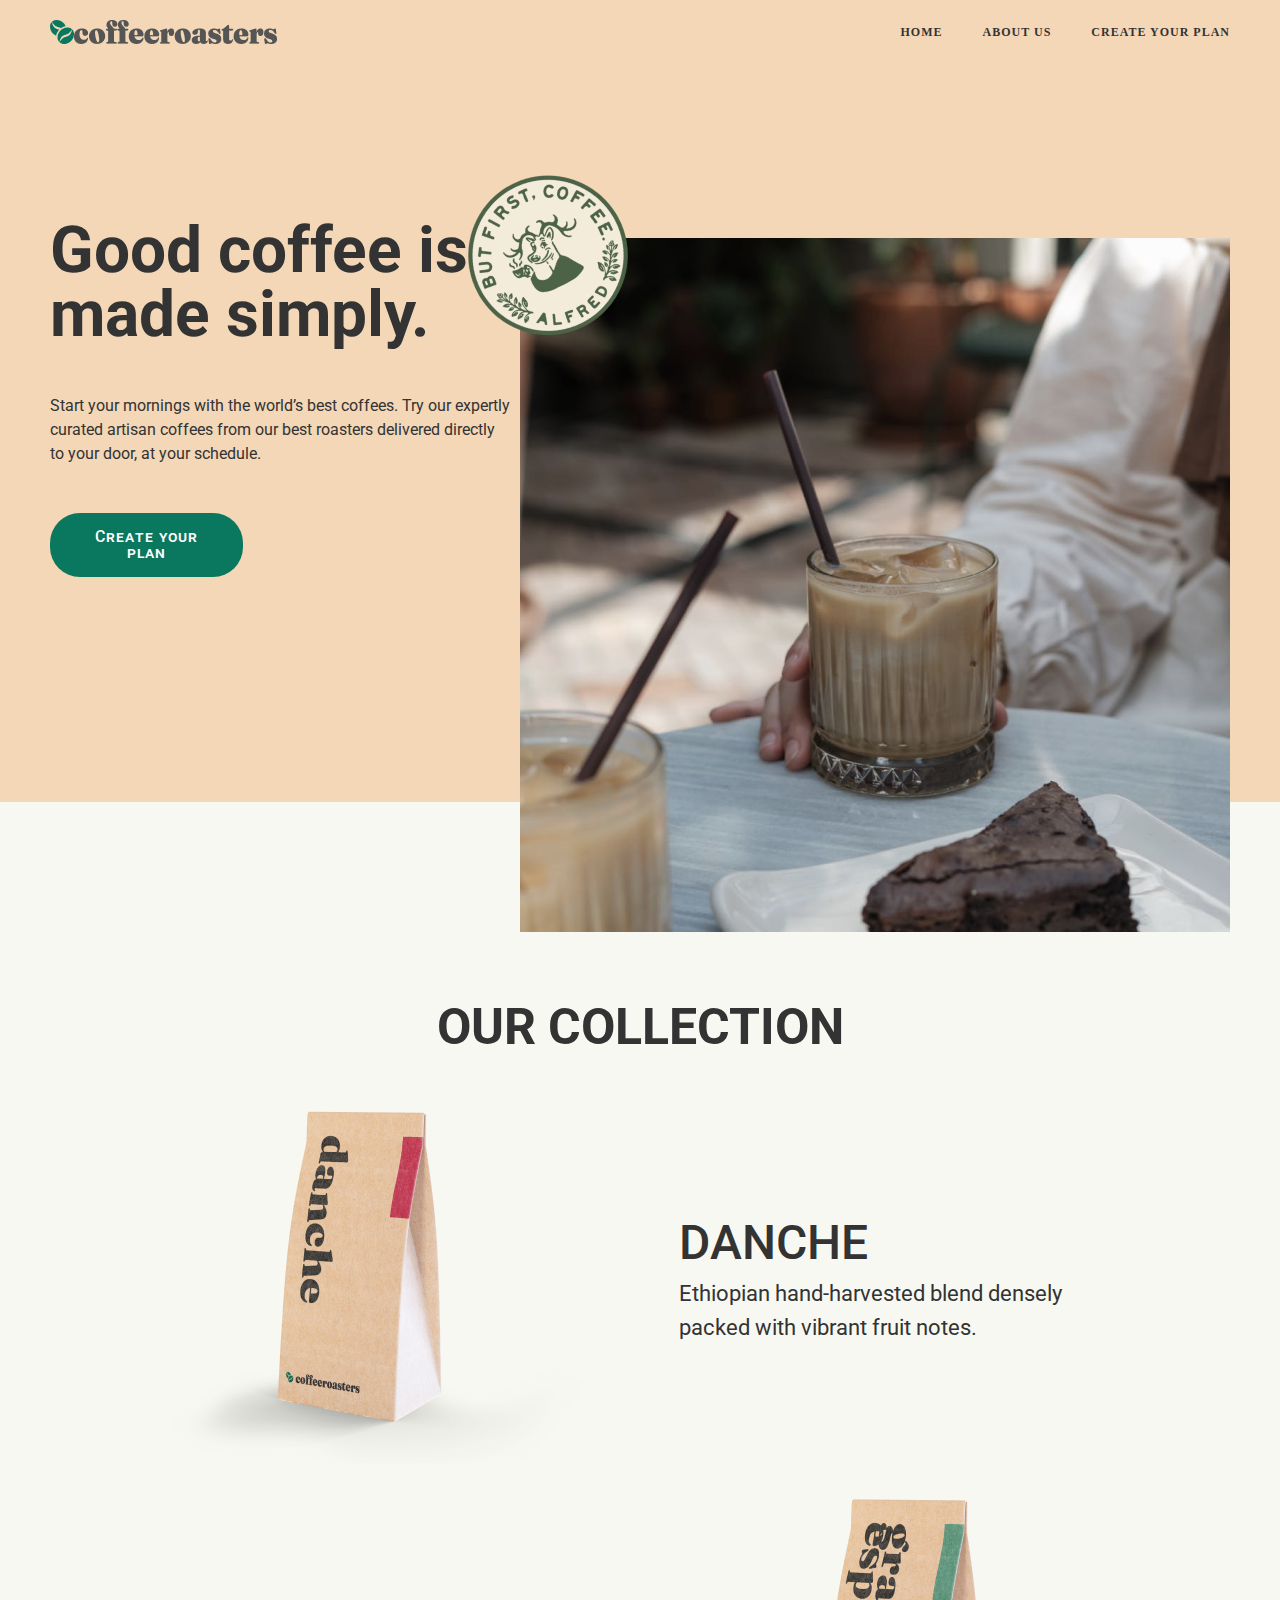
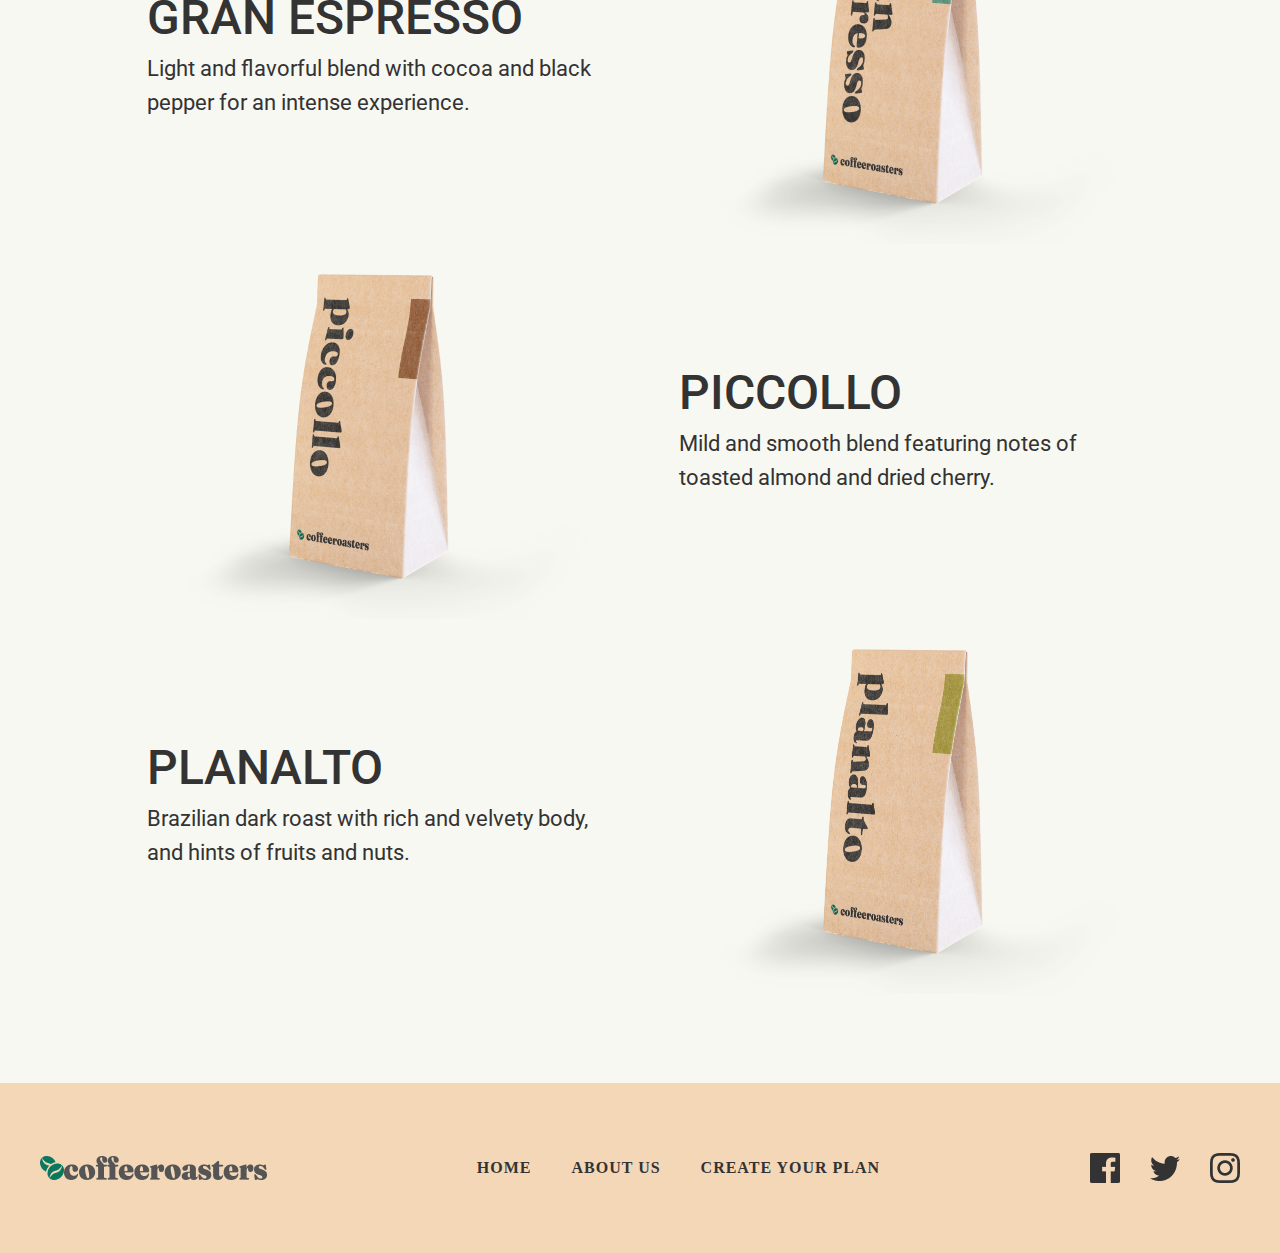
<file: index.html>
<!DOCTYPE html>
<html lang="en">
<head>
    <meta charset="UTF-8">
    <meta name="viewport" content="width=device-width, initial-scale=1.0">
    <title>Document</title>
    <link rel="stylesheet" href="style.css">
    <link rel="preconnect" href="https://fonts.googleapis.com">
<link rel="preconnect" href="https://fonts.gstatic.com" crossorigin>
<link href="https://fonts.googleapis.com/css2?family=Comfortaa:wght@300..700&family=Inter:ital,opsz,wght@0,14..32,100..900;1,14..32,100..900&family=Mulish:ital,wght@0,200..1000;1,200..1000&family=Nosifer&family=Open+Sans:ital,wght@0,300..800;1,300..800&family=Roboto+Mono:ital,wght@0,100..700;1,100..700&family=Roboto:ital,wght@0,100..900;1,100..900&family=Rubik:ital,wght@0,300..900;1,300..900&display=swap" rel="stylesheet">
</head>
<body>
    <div class="bg">
        <div class="header ">
            <nav class="nav">
                <img src="img/Group 3614.png" alt="">
                <ul class="ul">
                    <li class="li">HOME</li>
                    <a href="about.html"><li class="li">ABOUT US</li></a>
                    <li class="li">Create your plan</li>
                </ul>
            </nav>
            <div class="cofe_made">
                <div class="title">
                    <h1 class="h1">Good coffee 
                        is made simply.</h1>
                        <p class="p">Start your mornings with the world’s best coffees. Try our expertly curated artisan coffees from our best roasters delivered directly to your door, at your schedule.</p>
                                        <div class="btn">Create your plan</div>

                </div>
                <div class="foto">
                    <img class="img1" src="img/image 40.png" alt="">
                    <img class="img2" src="img/Rectangle 679.png" alt="">
                </div>
            </div>
        </div>
    </div>
    <div class="bg1">
<div class="cards container">
    <h2 class="h2">our collection</h2>
    <div class="cofe">
        <img class="img3" src="img/kopi4.png" alt="">
<div class="title1">
    <h2 class="h2-title">Danche</h2>
    <p class="p-title">Ethiopian hand-harvested blend densely packed with vibrant fruit notes.</p>
</div>
    </div>
    <div class="cofe">
<div class="title1">
    <h2 class="h2-title">Gran Espresso</h2>
    <p class="p-title">Light and flavorful blend with cocoa and black pepper for an intense experience.</p>
</div>
        <img class="img3" src="img/kopi1 copy.png" alt="">
    </div>
    <div class="cofe">
        <img class="img3" src="img/kopi3.png" alt="">
<div class="title1">
    <h2 class="h2-title">Piccollo</h2>
    <p class="p-title">Mild and smooth blend featuring notes of toasted almond and dried cherry.</p>
</div>
    </div>
    <div class="cofe">
        <div class="title1">
            <h2 class="h2-title">Planalto</h2>
            <p class="p-title">Brazilian dark roast with rich and velvety body, and hints of fruits and nuts.</p>
        </div>
                <img class="img3" src="img/kopi2.png" alt="">
            </div>
</div>
</div>
<div class="bg2">
    <footer class="footer container">
        <nav class="nav_title">
            <img src="img/Group 3614.png" alt="">
            <ul class="ul_title">
                <li class="li_title"><a href="index.html">HOME</a></li>
                <li class="li_title"><a href="about.html">ABOUT US</a></li>
                <li class="li_title">CREATE YOUR PLAN</li>
            </ul>
            <div class="logo">
                <img src="img/Path.png" alt="">
                <img src="img/Path (1).png" alt="">
                <img src="img/Shape.png" alt="">
            </div>
        </nav>
    </footer>
</div>
</body>
</html>
</file>
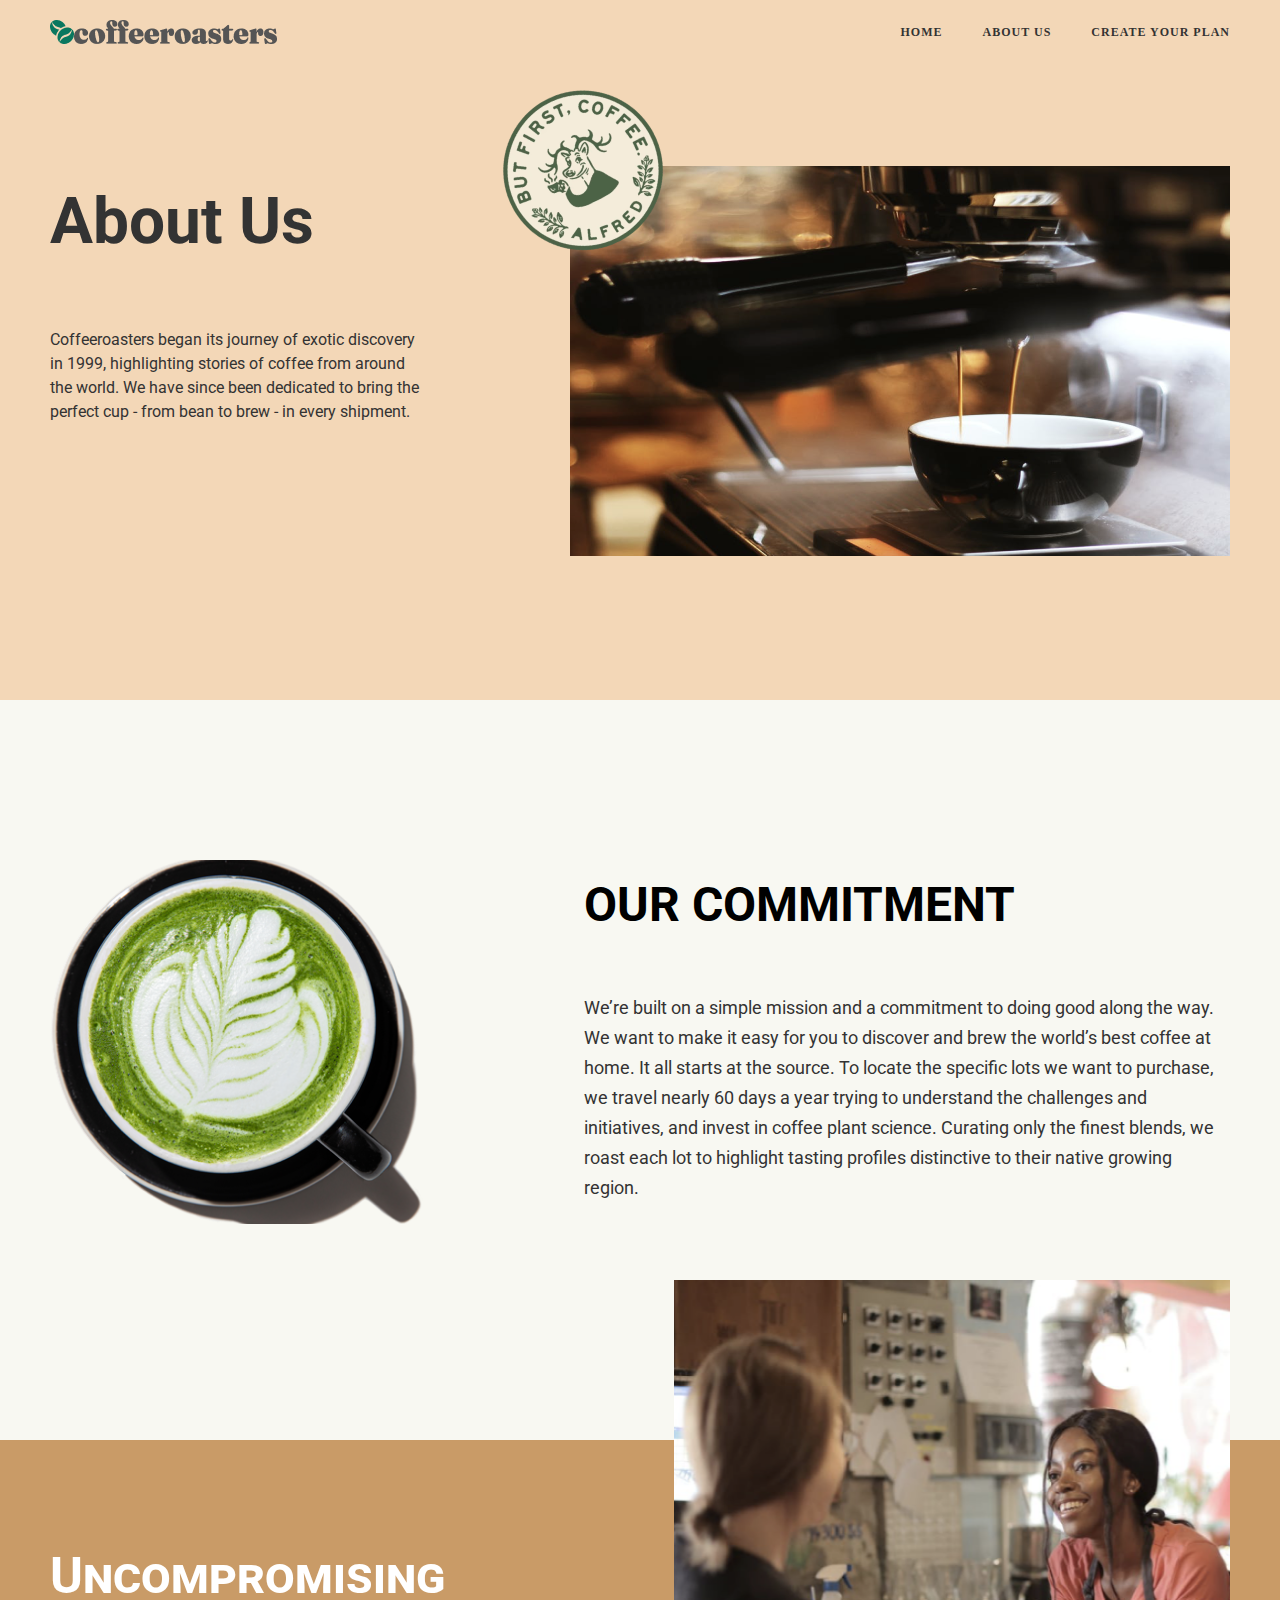
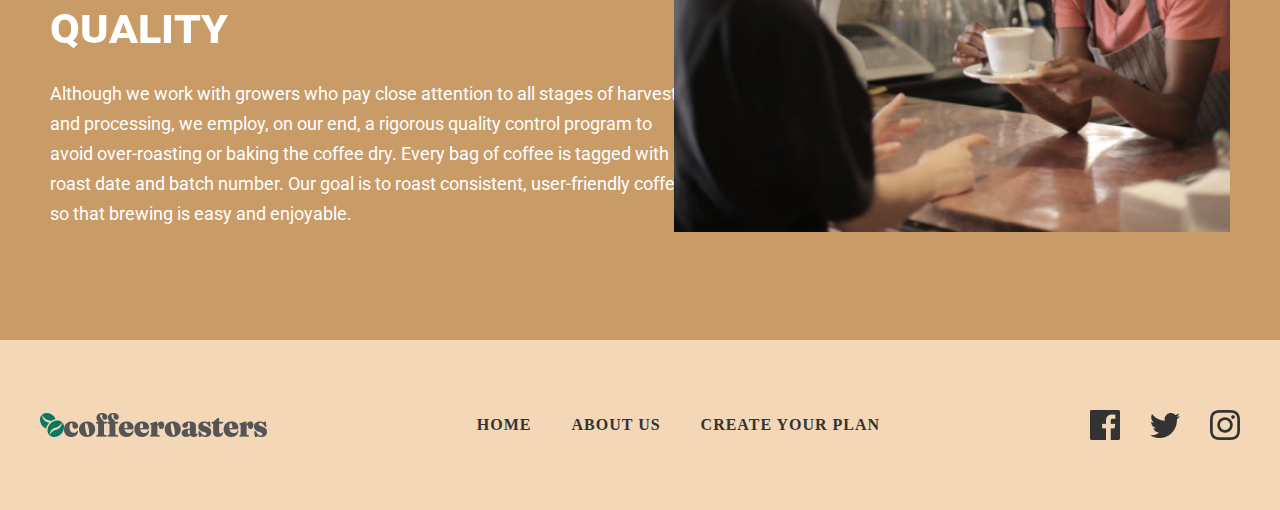
<file: about.html>
<!DOCTYPE html>
<html lang="en">
<head>
    <meta charset="UTF-8">
    <meta name="viewport" content="width=device-width, initial-scale=1.0">
    <title>Document</title>
    <link rel="stylesheet" href="style.css">
    <link rel="preconnect" href="https://fonts.googleapis.com">
<link rel="preconnect" href="https://fonts.gstatic.com" crossorigin>
<link href="https://fonts.googleapis.com/css2?family=Comfortaa:wght@300..700&family=Inter:ital,opsz,wght@0,14..32,100..900;1,14..32,100..900&family=Mulish:ital,wght@0,200..1000;1,200..1000&family=Nosifer&family=Open+Sans:ital,wght@0,300..800;1,300..800&family=Roboto+Mono:ital,wght@0,100..700;1,100..700&family=Roboto:ital,wght@0,100..900;1,100..900&family=Rubik:ital,wght@0,300..900;1,300..900&display=swap" rel="stylesheet">
</head>
<body>
    <div class="bg3">
        <div class="header__about ">
            <nav class="nav__about">
                <img src="img/Group 3614.png" alt="">
                <ul class="ul__about">
                    <li class="li__about"><a href="index.html">HOME</a></li>
                    <li class="li__about">ABOUT US</li>
                    <li class="li__about">Create your plan</li>
                </ul>
            </nav>
            <div class="cofe__made-about">
                <div class="title__about">
                    <h1 class="h1__about">About Us</h1>
                    <p class="p__about">Coffeeroasters began its journey of exotic discovery in 1999, highlighting stories of coffee from around the world. We have since been dedicated to bring the perfect cup - from bean to brew - in every shipment.</p>
                    <div class="foto">
                        <img class="img_1" src="img/image 40.png" alt="">
                        <img class="img_2" src="img/Rectangle 679 (1).png" alt="">
                    </div>
                </div>
            </div>
        </div>
    </div>
    <div class="cup">
        <img src="img/cup-6 1 (1).png" alt="">
        <div class="our__title">
            <h2 class="h2__our">Our commitment</h2>
            <p class="p__our">We’re built on a simple mission and a commitment to doing good along the way. We want to make it easy for you to discover and brew the world’s best coffee at home. It all starts at the source. To locate the specific lots we want to purchase, we travel nearly 60 days a year trying to understand the challenges and  initiatives, and invest in coffee plant science. Curating only the finest blends, we roast each lot to highlight tasting profiles distinctive to their native growing region.</p>

        </div>
    </div>
    <div class="seller">
        <div class="seller__title">
            <h2 class="h2__seller">Uncompromising quality</h2>
        <p class="p__seller">Although we work with growers who pay close attention to all stages of harvest and processing, we employ, on our end, a rigorous quality control program to avoid over-roasting or baking the coffee dry. Every bag of coffee is tagged with a roast date and batch number. Our goal is to roast consistent, user-friendly coffee, so that brewing is easy and enjoyable.</p>
        </div>
        <div class="sellers__cofe">
            <img class="img4" src="img/Rectangle 681.png" alt="">
        </div>
    </div>
    <div class="bg2">
        <footer class="footer container">
            <nav class="nav_title">
                <img src="img/Group 3614.png" alt="">
                <ul class="ul_title">
                    <li class="li_title"><a href="index.html">HOME</a></li>
                    <li class="li_title"><a href="about.html">ABOUT US</a></li>
                    <li class="li_title">CREATE YOUR PLAN</li>
                </ul>
                <div class="logo">
                    <img src="img/Path.png" alt="">
                    <img src="img/Path (1).png" alt="">
                    <img src="img/Shape.png" alt="">
                </div>
            </nav>
        </footer>
    </div>
</body>
</html>
</file>
<file: style.css>
*{
    padding: 0;
    margin: 0;
    box-sizing: border-box;
    list-style: none;
    font-family: "Robboto";
    text-decoration: none;
    color: #333333;
}
.container{
    max-width: 1200px;
    margin: 0 auto;
}
.bg{
    background-color: #F3D7B7;
    padding-bottom: 200px;
}
.nav{
    display: flex;
    align-items: center;
    justify-content: space-between;
padding: 20px 50px 25px;
}
.ul{
    display: flex;
    align-items: center;
    justify-content: center;
    gap: 40px;
    text-transform: uppercase;
    font-family: Roboto;
font-weight: 700;
font-size: 12px;
line-height: 100%;
letter-spacing: 1px;
text-transform: uppercase;
}
.li{
    color: #333333;

}
.cofe_made{
    display: flex;
    justify-content: space-between;
    align-items: center;
    padding: 20px 50px 25px;

}
.title{
display: flex;
flex-direction: column;
gap: 47px;
padding-top: 130px;
}
.h1{
    font-family: Roboto;
font-weight: 700;
font-size: 64px;
line-height: 100%;
letter-spacing: 0px;
width: 447px;

}
.p{
    font-family: Roboto;
font-weight: 400;
font-size: 16px;
line-height: 24px;
letter-spacing: 0px;
width: 461px;

}
.btn{
 padding: 16px 24px;
 font-family: Roboto;
font-weight: 500;
font-size: 16px;
line-height: 100%;
letter-spacing: 1px;
text-align: center;
font-variant: small-caps;
background-color: #0A775F;  
width: 193px; 
color: white;
border-radius: 30px;
}
.foto{
    display: flex;
    align-items: center ;
    position: relative;
}
.img1{
    position: absolute;
    right: 575px;
    top: -184px;
    z-index: 1;
    animation: rotate 3s infinite;
}
.img2{
    position: absolute;
    right: 0;
    top: -95px;
}
.bg1{
    background-color: #F8F8F2;

}
.cards{
    padding-top: 200px;
    padding-bottom: 89px;
}
.h2{
    display: flex;
    align-items: center;
    justify-content: center;
    font-family: Roboto;
font-weight: 700;
font-size: 50px;
line-height: 100%;
letter-spacing: 0px;
text-align: center;
font-variant: small-caps;
text-transform: uppercase;
padding-bottom: 42px;

}
.cofe{
    display: flex;
    align-items: center;
gap: 80px;
justify-content: center;
}
.h2-title{
    font-family: Roboto;
font-weight: 500;
font-size: 48px;
line-height: 100%;
letter-spacing: 0px;
font-variant: small-caps;
color: #333333;
padding-bottom: 10px;
text-transform: uppercase;
}
.p-title{
    font-family: Roboto;
font-weight: 400;
font-size: 22px;
line-height: 34px;
letter-spacing: 0px;
color: #333333;
width: 454px; 
}
.img3{
    width: 451.25px;
height: 375px;
transition: 1s;
}
.img3:hover{
transform: scale(0.5);
}
@keyframes rotate{
    50%{
transform: rotate(180deg);
    }
    100%{
transform: rotate(360deg);
    }
}
.bg2{
    background-color: #F3D7B7;
}
.nav_title{
display: flex;
align-items: center;
justify-content: space-between;
padding: 70px 0px;
}
.ul_title{
    display: flex;
    align-items:center ;
    justify-content: center;
    gap: 40px;
    font-family: Roboto;
font-weight: 700;
font-size: 16px;
line-height: 100%;
letter-spacing: 1px;
text-align: center;
text-transform: uppercase;

}
.logo{
    display: flex;
    align-items: center;
    gap: 30px;
}





.header__about{
    padding: 20px 50px 25px;

}
.bg3{
    background-color: #F3D7B7;
    min-height: 700px;
}
.nav__about{
    display: flex;
    align-items: center;
    justify-content: space-between;
}
.ul__about{
    display: flex;
    align-items: center;
    justify-content: center;
    gap: 40px;
    text-transform: uppercase;
    font-family: Roboto;
font-weight: 700;
font-size: 12px;
line-height: 100%;
letter-spacing: 1px;
text-transform: uppercase;
}
.li__about{
    color: #333333;

}
.img_1{
    position: absolute;
    right: 540px;
    top: -360px;
    z-index: 1;
    animation: rotate 3s infinite;
}
.img_2{
    position: absolute;
    right: 0;
    top: -258px;
}
.h1__about{
    font-family: Roboto;
font-weight: 700;
font-size: 64px;
line-height: 100%;
letter-spacing: 0px;
padding-top: 135px;
padding-bottom: 74px;
}
.p__about{
    font-family: Roboto;
font-weight: 400;
font-size: 16px;
line-height: 24px;
letter-spacing: 0px;
width: 373px;
}
.title__about{
    padding-top: 11px;
}
.cup{
    display: flex;
    align-items: center;
    justify-content: space-between;
    padding: 160px 50px 216px;
    background-color: #F8F8F2;

}
.h2__our{
    font-family: Roboto;
font-weight: 700;
font-size: 48px;
line-height: 100%;
letter-spacing: 0px;
font-variant: small-caps;
color: black;
padding-bottom: 64px;
text-transform: uppercase;
}
.p__our{
    font-family: Roboto;
font-weight: 400;
font-size: 18px;
line-height: 30px;
letter-spacing: 0px;
width: 646px;
}
.seller{
    background-color: #C99B67;
    display: flex;
    align-items: center;
    justify-content: space-between;
    min-height: 500px;
    padding: 0px 50px;
}
.h2__seller{
    color: white;
    font-family: Roboto;
font-weight: 700;
font-size: 50px;
line-height: 100%;
letter-spacing: 0px;
font-variant: small-caps;
padding-bottom: 28px;
width: 397px;
}
.p__seller{
    font-family: Roboto;
font-weight: 400;
font-size: 18px;
line-height: 30px;
letter-spacing: 0px;
color: white;
width: 639px;
}
.sellers__cofe{
    position: relative;
}
.img4{
    width: 556px;
    height: 552px;
    position: absolute;
    right: 0;
    top: -410px;
}
</file>
